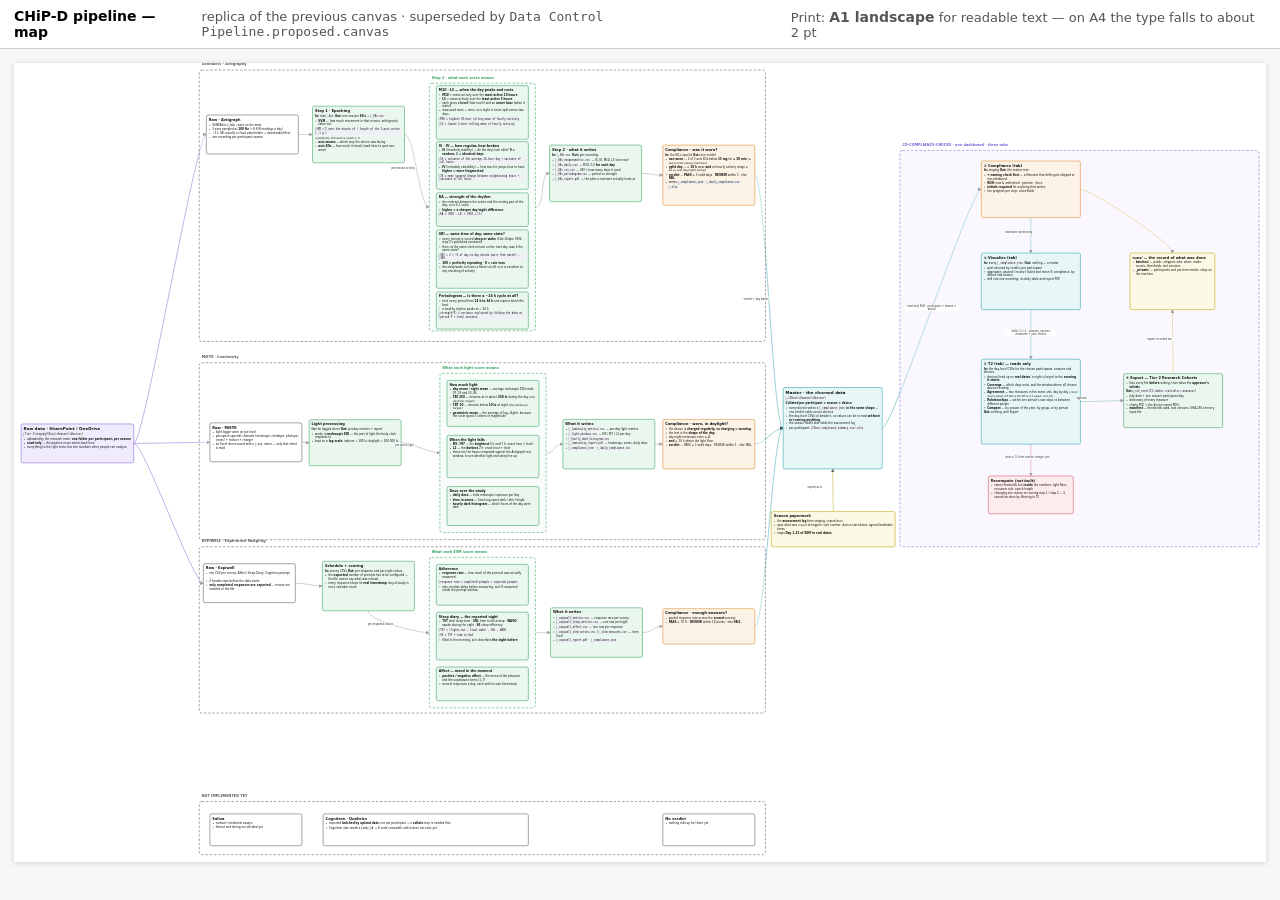
<file: docs/cd-pipeline-map.html>
<!doctype html>
<html lang="en"><head><meta charset="utf-8">
<title>CHiP-D pipeline — map</title>
<style>
  @page { size: A1 landscape; margin: 10mm; }
  body { margin: 0; background: #f6f7f9; font-family: "Segoe UI", system-ui, sans-serif; }
  .bar { position: sticky; top: 0; z-index: 5; display: flex; gap: 14px; align-items: center;
          padding: 8px 14px; background: #fff; border-bottom: 1px solid #ccc; font-size: 13px; }
  .bar b { font-size: 14px; }
  .bar span { color: #555; }
  #wrap { padding: 14px; }
  svg { width: 100%; height: auto; display: block; background: #fff;
         box-shadow: 0 1px 6px rgba(0,0,0,.15); }

  /* node + group typography — the only thing enlarged; geometry is untouched */
  .nbody { font-family: "Segoe UI", system-ui, sans-serif; font-size: 15.5px; line-height: 1.34;
            color: #111; padding: 12px 14px; height: 100%; overflow: hidden; }
  .nbody .h { font-weight: 700; margin: 0 0 5px; }
  .nbody .h1 { font-size: 23px; } .nbody .h2 { font-size: 20px; }
  .nbody .h3 { font-size: 18px; } .nbody .h4 { font-size: 16px; }
  .nbody p { margin: 0 0 5px; }
  .nbody ul { margin: 0 0 4px; padding-left: 19px; }
  .nbody li { margin: 2px 0; }
  .nbody code { font-family: "Cascadia Code", Consolas, monospace; font-size: 14px;
                 background: #eef0f4; border-left: 3px solid #99a; padding: 1px 5px;
                 display: inline-block; margin: 2px 0; }
  .glabel { font-size: 19px; font-weight: 700; letter-spacing: .3px; }
  .elabel { font-family: "Segoe UI", system-ui, sans-serif; font-size: 14px; color: #333;
             text-align: center; background: rgba(255,255,255,.92); border-radius: 5px;
             padding: 2px 6px; display: inline-block; }

  @media print {
    body { background: #fff; }
    .bar { display: none; }
    #wrap { padding: 0; }
    svg { box-shadow: none; }
  }
</style></head>
<body>
  <div class="bar">
    <b>CHiP-D pipeline — map</b>
    <span>replica of the previous canvas · superseded by <code>Data Control Pipeline.proposed.canvas</code></span>
    <span style="margin-left:auto">Print: <b>A1 landscape</b> for readable text — on A4 the type falls to about 2 pt</span>
  </div>
  <div id="wrap"><svg id="map" viewBox="0 0 7076 4514" xmlns="http://www.w3.org/2000/svg">
  <defs><marker id="arw" viewBox="0 0 10 10" refX="9" refY="5" markerWidth="7" markerHeight="7"
    orient="auto-start-reverse"><path d="M 0 0 L 10 5 L 0 10 z" fill="#555"/></marker></defs>
  <rect x="0" y="0" width="7076" height="4514" fill="#fff"/>
  <path d="M 677 2150 C 737 2150, 1027 404, 1087 404" fill="none" stroke="#7a5bd4" stroke-width="3" marker-end="url(#arw)" opacity=".85"/>
<path d="M 677 2150 C 737 2150, 1047 2144, 1107 2144" fill="none" stroke="#7a5bd4" stroke-width="3" marker-end="url(#arw)" opacity=".85"/>
<path d="M 677 2150 C 737 2150, 1010 2940, 1070 2940" fill="none" stroke="#7a5bd4" stroke-width="3" marker-end="url(#arw)" opacity=".85"/>
<path d="M 1607 404 C 1667 404, 1627 404, 1687 404" fill="none" stroke="#666" stroke-width="3" marker-end="url(#arw)" opacity=".85"/>
<path d="M 2207 404 C 2267 404, 2287 814, 2347 814" fill="none" stroke="#666" stroke-width="3" marker-end="url(#arw)" opacity=".85"/>
<path d="M 2947 814 C 3007 814, 2967 624, 3027 624" fill="none" stroke="#666" stroke-width="3" marker-end="url(#arw)" opacity=".85"/>
<path d="M 3547 624 C 3607 624, 3607 634, 3667 634" fill="none" stroke="#666" stroke-width="3" marker-end="url(#arw)" opacity=".85"/>
<path d="M 4187 634 C 4247 634, 4287 2064, 4347 2064" fill="none" stroke="#1f9fa8" stroke-width="3" marker-end="url(#arw)" opacity=".85"/>
<path d="M 1627 2144 C 1687 2144, 1608 2146, 1668 2146" fill="none" stroke="#666" stroke-width="3" marker-end="url(#arw)" opacity=".85"/>
<path d="M 2188 2146 C 2248 2146, 2347 2204, 2407 2204" fill="none" stroke="#666" stroke-width="3" marker-end="url(#arw)" opacity=".85"/>
<path d="M 3007 2204 C 3067 2204, 3042 2154, 3102 2154" fill="none" stroke="#666" stroke-width="3" marker-end="url(#arw)" opacity=".85"/>
<path d="M 3622 2154 C 3682 2154, 3607 2154, 3667 2154" fill="none" stroke="#666" stroke-width="3" marker-end="url(#arw)" opacity=".85"/>
<path d="M 4187 2154 C 4247 2154, 4287 2064, 4347 2064" fill="none" stroke="#1f9fa8" stroke-width="3" marker-end="url(#arw)" opacity=".85"/>
<path d="M 1590 2940 C 1650 2940, 1683 2956, 1743 2956" fill="none" stroke="#666" stroke-width="3" marker-end="url(#arw)" opacity=".85"/>
<path d="M 2003 3096 C 2003 3156, 2287 3220, 2347 3220" fill="none" stroke="#666" stroke-width="3" marker-end="url(#arw)" opacity=".85"/>
<path d="M 2947 3220 C 3007 3220, 2972 3219, 3032 3219" fill="none" stroke="#666" stroke-width="3" marker-end="url(#arw)" opacity=".85"/>
<path d="M 3552 3219 C 3612 3219, 3607 3184, 3667 3184" fill="none" stroke="#666" stroke-width="3" marker-end="url(#arw)" opacity=".85"/>
<path d="M 4187 3184 C 4247 3184, 4287 2064, 4347 2064" fill="none" stroke="#1f9fa8" stroke-width="3" marker-end="url(#arw)" opacity=".85"/>
<path d="M 4630 2535 C 4630 2475, 4627 2354, 4627 2294" fill="none" stroke="#b8a800" stroke-width="3" marker-end="url(#arw)" opacity=".85"/>
<path d="M 4907 2064 C 4967 2064, 5407 714, 5467 714" fill="none" stroke="#1f9fa8" stroke-width="3" marker-end="url(#arw)" opacity=".85"/>
<path d="M 5747 1394 C 5747 1454, 5747 1614, 5747 1674" fill="none" stroke="#1f9fa8" stroke-width="3" marker-end="url(#arw)" opacity=".85"/>
<path d="M 6027 1914 C 6087 1914, 6211 1908, 6271 1908" fill="none" stroke="#2e9e5b" stroke-width="3" marker-end="url(#arw)" opacity=".85"/>
<path d="M 5747 2154 C 5747 2214, 5747 2274, 5747 2334" fill="none" stroke="#d1495b" stroke-width="3" marker-end="url(#arw)" opacity=".85"/>
<path d="M 6027 714 C 6087 714, 6547 1014, 6547 1074" fill="none" stroke="#b8a800" stroke-width="3" marker-end="url(#arw)" opacity=".85"/>
<path d="M 6551 1756 C 6551 1696, 6547 1454, 6547 1394" fill="none" stroke="#b8a800" stroke-width="3" marker-end="url(#arw)" opacity=".85"/>
<path d="M 5747 874 C 5747 934, 5747 1014, 5747 1074" fill="none" stroke="#1f9fa8" stroke-width="3" marker-end="url(#arw)" opacity=".85"/>
  <rect x="1047" y="40" width="3200" height="1534" rx="14" fill="#ffffff" fill-opacity=".35" stroke="#555" stroke-width="3" stroke-dasharray="14 10"/><foreignObject x="1061" y="-4" width="3172" height="44"><div xmlns="http://www.w3.org/1999/xhtml" class="glabel" style="color:#555">GeneActiv · Actigraphy</div></foreignObject>
<rect x="5007" y="494" width="2029" height="2240" rx="14" fill="#f1ecfd" fill-opacity=".35" stroke="#7a5bd4" stroke-width="3" stroke-dasharray="14 10"/><foreignObject x="5021" y="450" width="2001" height="44"><div xmlns="http://www.w3.org/1999/xhtml" class="glabel" style="color:#7a5bd4">CD-COMPLIANCE-CHECKS  ·  one dashboard  ·  three tabs</div></foreignObject>
<rect x="1047" y="1694" width="3200" height="1000" rx="14" fill="#ffffff" fill-opacity=".35" stroke="#555" stroke-width="3" stroke-dasharray="14 10"/><foreignObject x="1061" y="1650" width="3172" height="44"><div xmlns="http://www.w3.org/1999/xhtml" class="glabel" style="color:#555">MiEYE  ·  Luminosity</div></foreignObject>
<rect x="1047" y="2734" width="3200" height="940" rx="14" fill="#ffffff" fill-opacity=".35" stroke="#555" stroke-width="3" stroke-dasharray="14 10"/><foreignObject x="1061" y="2690" width="3172" height="44"><div xmlns="http://www.w3.org/1999/xhtml" class="glabel" style="color:#555">EXPIWELL  · Experience Sampling </div></foreignObject>
<rect x="1047" y="4174" width="3200" height="300" rx="14" fill="#ffffff" fill-opacity=".35" stroke="#555" stroke-width="3" stroke-dasharray="14 10"/><foreignObject x="1061" y="4130" width="3172" height="44"><div xmlns="http://www.w3.org/1999/xhtml" class="glabel" style="color:#555">NOT IMPLEMENTED YET</div></foreignObject>
<rect x="2347" y="114" width="600" height="1400" rx="14" fill="#eaf7ef" fill-opacity=".35" stroke="#2e9e5b" stroke-width="3" stroke-dasharray="14 10"/><foreignObject x="2361" y="70" width="572" height="44"><div xmlns="http://www.w3.org/1999/xhtml" class="glabel" style="color:#2e9e5b">Step 2 · what each score means</div></foreignObject>
<rect x="2407" y="1754" width="600" height="900" rx="14" fill="#eaf7ef" fill-opacity=".35" stroke="#2e9e5b" stroke-width="3" stroke-dasharray="14 10"/><foreignObject x="2421" y="1710" width="572" height="44"><div xmlns="http://www.w3.org/1999/xhtml" class="glabel" style="color:#2e9e5b">What each light score means</div></foreignObject>
<rect x="2347" y="2794" width="600" height="851" rx="14" fill="#eaf7ef" fill-opacity=".35" stroke="#2e9e5b" stroke-width="3" stroke-dasharray="14 10"/><foreignObject x="2361" y="2750" width="572" height="44"><div xmlns="http://www.w3.org/1999/xhtml" class="glabel" style="color:#2e9e5b">What each ESM score means</div></foreignObject>
<rect x="1107" y="2034" width="520" height="220" rx="10" fill="#ffffff" stroke="#555" stroke-width="3"/><foreignObject x="1107" y="2034" width="520" height="220"><div xmlns="http://www.w3.org/1999/xhtml" class="nbody"><div class="h h2">Raw · MiEYE</div>
<ul>
<li>light logger worn at eye level</li>
<li>per-epoch spectral channels (melanopic, rhodopic, photopic, cones) + motion + charger</li>
<li>an Excel sheet saved with a <code>.csv</code> name — only that sheet is read</li>
</ul></div></foreignObject>
<rect x="1687" y="244" width="520" height="320" rx="10" fill="#eaf7ef" stroke="#2e9e5b" stroke-width="3"/><foreignObject x="1687" y="244" width="520" height="320"><div xmlns="http://www.w3.org/1999/xhtml" class="nbody"><div class="h h2">Step 1 · Epoching</div>
<p><b>In:</b> raw <code>.bin</code>   <b>Out:</b> one row per <b>60 s</b> → <code>_60s.csv</code></p>
<ul>
<li><b>SVM</b> — how much movement in that minute, with gravity taken out</li>
</ul>
<p><code>SVM = Σ over the minute of | length of the 3-axis vector − 1 g |</code></p>
<p><i>a perfectly still device reads ≈ 0</i></p>
<ul>
<li><b>axis means</b> — which way the device was facing</li>
<li><b>axis SDs</b> — how much it shook (used later to spot non-wear)</li>
</ul></div></foreignObject>
<rect x="1087" y="294" width="520" height="220" rx="10" fill="#ffffff" stroke="#555" stroke-width="3"/><foreignObject x="1087" y="294" width="520" height="220"><div xmlns="http://www.w3.org/1999/xhtml" class="nbody"><div class="h h2">Raw · Actigraph</div>
<ul>
<li>GENEActiv <code>.bin</code>, worn on the wrist</li>
<li>3 axes sampled at <b>100 Hz</b> (~8.6 M readings a day)</li>
<li>~1.1 GB, usually a cloud placeholder → downloaded first</li>
<li>one recording per participant-season</li>
</ul></div></foreignObject>
<rect x="2387" y="128" width="520" height="303" rx="10" fill="#eaf7ef" stroke="#2e9e5b" stroke-width="3"/><foreignObject x="2387" y="128" width="520" height="303"><div xmlns="http://www.w3.org/1999/xhtml" class="nbody"><div class="h h3">M10 · L5 — when the day peaks and rests</div>
<ul>
<li><b>M10</b> = mean activity over the <b>most active 10 hours</b></li>
<li><b>L5</b> = mean activity over the <b>least active 5 hours</b></li>
<li>each gives a <b>level</b> (how much) and an <b>onset hour</b> (when it starts)</li>
<li>measured noon → noon, so a night is never split across two days</li>
</ul>
<p><code>M10 = highest 10-hour rolling mean of hourly activity</code></p>
<p><code>L5  = lowest 5-hour rolling mean of hourly activity</code></p></div></foreignObject>
<rect x="2387" y="444" width="520" height="270" rx="10" fill="#eaf7ef" stroke="#2e9e5b" stroke-width="3"/><foreignObject x="2387" y="444" width="520" height="270"><div xmlns="http://www.w3.org/1999/xhtml" class="nbody"><div class="h h3">IS · IV — how regular, how broken</div>
<ul>
<li><b>IS</b> (interdaily stability) — do the days look alike? <b>0 = random, 1 = identical days</b></li>
</ul>
<p><code>IS = variance of the average 24-hour day ÷ variance of all hours</code></p>
<ul>
<li><b>IV</b> (intradaily variability) — how much it jumps hour to hour; <b>higher = more fragmented</b></li>
</ul>
<p><code>IV = mean squared change between neighbouring hours ÷ variance of all hours</code></p></div></foreignObject>
<rect x="2387" y="734" width="520" height="190" rx="10" fill="#eaf7ef" stroke="#2e9e5b" stroke-width="3"/><foreignObject x="2387" y="734" width="520" height="190"><div xmlns="http://www.w3.org/1999/xhtml" class="nbody"><div class="h h3">RA — strength of the rhythm</div>
<ul>
<li>the contrast between the active and the resting part of the day, on a 0–1 scale</li>
<li><b>higher = a sharper day/night difference</b></li>
</ul>
<p><code>RA = (M10 − L5) ÷ (M10 + L5)</code></p></div></foreignObject>
<rect x="2387" y="1294" width="520" height="210" rx="10" fill="#eaf7ef" stroke="#2e9e5b" stroke-width="3"/><foreignObject x="2387" y="1294" width="520" height="210"><div xmlns="http://www.w3.org/1999/xhtml" class="nbody"><div class="h h3">Periodogram — is there a ~24 h cycle at all?</div>
<ul>
<li>tries every period from <b>14 h to 34 h</b> and reports which fits best</li>
<li>a healthy rhythm peaks at ≈ 24 h</li>
</ul>
<p><code>strength(P) = variance explained by folding the data at period P ÷ total variance</code></p></div></foreignObject>
<rect x="3027" y="464" width="520" height="320" rx="10" fill="#eaf7ef" stroke="#2e9e5b" stroke-width="3"/><foreignObject x="3027" y="464" width="520" height="320"><div xmlns="http://www.w3.org/1999/xhtml" class="nbody"><div class="h h2">Step 2 · what it writes</div>
<p><b>In:</b> <code>_60s.csv</code>   <b>Out:</b> per recording</p>
<ul>
<li><code>_60s_nonparametric.csv</code> — IS, IV, M10, L5 (one row)</li>
<li><code>_60s_daily.csv</code> — M10 / L5 <b>for each day</b></li>
<li><code>_60s_sri.csv</code> — SRI + how many days it used</li>
<li><code>_60s_periodogram.csv</code> — period vs strength</li>
<li><code>_60s_report.pdf</code> — the plots a reviewer actually looks at</li>
</ul></div></foreignObject>
<rect x="3667" y="464" width="520" height="340" rx="10" fill="#fdf2e6" stroke="#d98324" stroke-width="3"/><foreignObject x="3667" y="464" width="520" height="340"><div xmlns="http://www.w3.org/1999/xhtml" class="nbody"><div class="h h2">Compliance · was it worn?</div>
<p><b>In:</b> the 60-s epochs   <b>Out:</b> one verdict</p>
<ul>
<li><b>non-wear</b> — 2 of 3 axis SDs below <b>13 mg</b> for <b>≥ 30 min</b> <i>(a worn wrist always twitches)</i></li>
<li><b>valid day</b> — ≥ <b>10 h</b> wear <b>and</b> an hourly activity range ≥ 20 <i>(a real day/night swing)</i></li>
<li><b>verdict</b> — <b>PASS</b> ≥ 3 valid days · <b>REVIEW</b> within 1 · else <b>FAIL</b></li>
<li>writes <code>_compliance.json</code> · <code>_daily_compliance.csv</code> · <code>.xlsx</code></li>
</ul></div></foreignObject>
<rect x="2387" y="943" width="520" height="330" rx="10" fill="#eaf7ef" stroke="#2e9e5b" stroke-width="3"/><foreignObject x="2387" y="943" width="520" height="330"><div xmlns="http://www.w3.org/1999/xhtml" class="nbody"><div class="h h3">SRI — same time of day, same state?</div>
<ul>
<li>every minute is scored <b>sleep or wake</b> (Cole–Kripke 1992, step 2&#x27;s published constants)</li>
<li>then: at the same clock minute on the next day, was it the same state?</li>
</ul>
<p><code>SRI = 2 × (% of day-to-day minute pairs that match) − 100</code></p>
<ul>
<li><b>100 = perfectly repeating · 0 = coin toss</b></li>
<li>the sleep/wake call uses a fixed cut-off, so it is sensitive to any rescaling of activity</li>
</ul></div></foreignObject>
<rect x="3667" y="2014" width="520" height="280" rx="10" fill="#fdf2e6" stroke="#d98324" stroke-width="3"/><foreignObject x="3667" y="2014" width="520" height="280"><div xmlns="http://www.w3.org/1999/xhtml" class="nbody"><div class="h h2">Compliance · worn, in daylight?</div>
<ul>
<li>the device is <b>charged regularly, so charging ≠ wearing</b></li>
<li>the test is the <b>shape of the day</b>:</li>
<li>day:night melanopic ratio <b>≥ 2</b></li>
<li><b>and</b> ≥ 10 h above the light floor</li>
<li><b>verdict</b> — PASS ≥ 3 valid days · REVIEW within 1 · else FAIL</li>
</ul></div></foreignObject>
<rect x="4347" y="1834" width="560" height="460" rx="10" fill="#e7f6f7" stroke="#1f9fa8" stroke-width="3"/><foreignObject x="4347" y="1834" width="560" height="460"><div xmlns="http://www.w3.org/1999/xhtml" class="nbody"><div class="h h1">Master · the churned data</div>
<p><code>…\CDxxx\&lt;Season&gt;\&lt;Device&gt;\</code></p>
<p><b>Collated per participant × season × device</b></p>
<ul>
<li>every device writes a <code>_compliance.json</code> <b>in the same shape</b> → one verdict table across devices</li>
<li>the day-level CSVs sit beside it, so values can be re-read <b>without re-running anything</b></li>
<li>the season folder also holds the assessment log</li>
<li>per participant: <code>CDxxx_compliance_summary.csv/.xlsx</code></li>
</ul></div></foreignObject>
<rect x="1107" y="4244" width="520" height="180" rx="10" fill="#ffffff" stroke="#555" stroke-width="3"/><foreignObject x="1107" y="4244" width="520" height="180"><div xmlns="http://www.w3.org/1999/xhtml" class="nbody"><div class="h h2">Saliva</div>
<ul>
<li>cortisol / melatonin assays</li>
<li>format and timing not decided yet</li>
</ul></div></foreignObject>
<rect x="1747" y="4244" width="1160" height="180" rx="10" fill="#ffffff" stroke="#555" stroke-width="3"/><foreignObject x="1747" y="4244" width="1160" height="180"><div xmlns="http://www.w3.org/1999/xhtml" class="nbody"><div class="h h2">Cognitron · Qualtrics</div>
<ul>
<li>exported <b>batched by upload date</b>, not per participant → a <b>collate</b> step is needed first</li>
<li>Cognitron also needs a <code>user_id</code> ↔ E-code crosswalk, which does not exist yet</li>
</ul></div></foreignObject>
<rect x="3667" y="4244" width="520" height="180" rx="10" fill="#ffffff" stroke="#555" stroke-width="3"/><foreignObject x="3667" y="4244" width="520" height="180"><div xmlns="http://www.w3.org/1999/xhtml" class="nbody"><div class="h h2">No verdict</div>
<ul>
<li>nothing rolls up for these yet</li>
</ul></div></foreignObject>
<rect x="1668" y="2016" width="520" height="260" rx="10" fill="#eaf7ef" stroke="#2e9e5b" stroke-width="3"/><foreignObject x="1668" y="2016" width="520" height="260"><div xmlns="http://www.w3.org/1999/xhtml" class="nbody"><div class="h h2">Light processing</div>
<p><b>In:</b> the logged sheet   <b>Out:</b> per-day metrics + report</p>
<ul>
<li>works in <b>melanopic EDI</b> — the part of light the body clock responds to</li>
<li>kept on a <b>log scale</b>: indoors ≈ 100 lx, daylight ≈ 100 000 lx</li>
</ul></div></foreignObject>
<rect x="3102" y="2014" width="520" height="280" rx="10" fill="#eaf7ef" stroke="#2e9e5b" stroke-width="3"/><foreignObject x="3102" y="2014" width="520" height="280"><div xmlns="http://www.w3.org/1999/xhtml" class="nbody"><div class="h h2">What it writes</div>
<ul>
<li><code>_luminosity_metrics.csv</code> — per-day light metrics</li>
<li><code>_light_windows.csv</code> — M5 / M7 / L2 per day</li>
<li><code>_hourly_dark_histogram.csv</code></li>
<li><code>_luminosity_report.pdf</code> — heatmaps, zones, daily dose</li>
<li><code>_compliance.json</code> · <code>_daily_compliance.csv</code></li>
</ul></div></foreignObject>
<rect x="4280" y="2535" width="700" height="200" rx="10" fill="#fbf8e3" stroke="#b8a800" stroke-width="3"/><foreignObject x="4280" y="2535" width="700" height="200"><div xmlns="http://www.w3.org/1999/xhtml" class="nbody"><div class="h h2">Season paperwork</div>
<ul>
<li>the <b>assessment log</b> from staging, copied as-is</li>
<li>says what was <i>meant</i> to happen: visit number, device start dates, agreed bed/wake times</li>
<li>maps <b>Day 1–15 of ESM to real dates</b></li>
</ul></div></foreignObject>
<rect x="5467" y="1074" width="560" height="320" rx="10" fill="#e7f6f7" stroke="#1f9fa8" stroke-width="3"/><foreignObject x="5467" y="1074" width="560" height="320"><div xmlns="http://www.w3.org/1999/xhtml" class="nbody"><div class="h h2">② Visualise (tab)</div>
<p><b>In:</b> every <code>_compliance.json</code>   <b>Out:</b> nothing — a reader</p>
<ul>
<li>grid coloured by verdict, per participant</li>
<li>aggregate: passed / review / failed and mean % compliance, by device and season</li>
<li>drill into one recording: its daily table and report PDF</li>
</ul></div></foreignObject>
<rect x="5467" y="554" width="560" height="320" rx="10" fill="#fdf2e6" stroke="#d98324" stroke-width="3"/><foreignObject x="5467" y="554" width="560" height="320"><div xmlns="http://www.w3.org/1999/xhtml" class="nbody"><div class="h h2">① Compliance (tab)</div>
<p><b>In:</b> staging   <b>Out:</b> the master tree</p>
<ul>
<li><b>⚑ naming check first</b> — a filename that drifts gets skipped or mis-attributed</li>
<li><b>RUN</b>: new &amp; unfinished · preview · force</li>
<li><b>initials required</b> for anything that writes</li>
<li>live progress per step, cancellable</li>
</ul></div></foreignObject>
<rect x="5467" y="1674" width="560" height="480" rx="10" fill="#e7f6f7" stroke="#1f9fa8" stroke-width="3"/><foreignObject x="5467" y="1674" width="560" height="480"><div xmlns="http://www.w3.org/1999/xhtml" class="nbody"><div class="h h2">③ T2 (tab) — reads only</div>
<p><b>In:</b> the day-level CSVs for the chosen participants, seasons and devices</p>
<ul>
<li>devices lined up on <b>real dates</b>; a night is keyed to the <b>evening it starts</b></li>
<li><b>Coverage</b> — which days exist, and the window where all chosen devices overlap</li>
<li><b>Agreement</b> — two measures in the same unit, day by day <i>(clock hours wrap: 23:00 vs 01:00 is 2 h apart, not 22)</i></li>
<li><b>Relationships</b> — within one person&#x27;s own days vs between different people</li>
<li><b>Compare</b> — by season of the year, by group, or by person</li>
</ul>
<p><b>Out:</b> nothing until Export</p></div></foreignObject>
<rect x="5507" y="2334" width="480" height="214" rx="10" fill="#fdecee" stroke="#d1495b" stroke-width="3"/><foreignObject x="5507" y="2334" width="480" height="214"><div xmlns="http://www.w3.org/1999/xhtml" class="nbody"><div class="h h2">Recompute <i>(not built)</i></div>
<ul>
<li>some thresholds live <b>inside</b> the numbers: light floor, non-wear rule, epoch length</li>
<li>changing one means re-running step 1 / step 2 — it cannot be done by filtering in T2</li>
</ul></div></foreignObject>
<rect x="6307" y="1074" width="480" height="320" rx="10" fill="#fbf8e3" stroke="#b8a800" stroke-width="3"/><foreignObject x="6307" y="1074" width="480" height="320"><div xmlns="http://www.w3.org/1999/xhtml" class="nbody"><div class="h h2">runs/ — the record of what was done</div>
<ul>
<li><b>batches/</b> — public, stripped: who, when, mode, counts, thresholds, tool versions</li>
<li><b>_private/</b> — participants and per-item results, stays on the machine</li>
</ul></div></foreignObject>
<rect x="2447" y="2104" width="520" height="240" rx="10" fill="#eaf7ef" stroke="#2e9e5b" stroke-width="3"/><foreignObject x="2447" y="2104" width="520" height="240"><div xmlns="http://www.w3.org/1999/xhtml" class="nbody"><div class="h h3">When the light falls</div>
<ul>
<li><b>M5 / M7</b> — the <b>brightest</b> 5 h and 7 h: onset hour + level</li>
<li><b>L2</b> — the <b>darkest</b> 2 h: onset hour + level</li>
<li>these are the hours compared against the Actigraph rest window, to see whether light and sleep line up</li>
</ul></div></foreignObject>
<rect x="2447" y="2394" width="520" height="220" rx="10" fill="#eaf7ef" stroke="#2e9e5b" stroke-width="3"/><foreignObject x="2447" y="2394" width="520" height="220"><div xmlns="http://www.w3.org/1999/xhtml" class="nbody"><div class="h h3">Dose over the study</div>
<ul>
<li><b>daily dose</b> — total melanopic exposure per day</li>
<li><b>time in zones</b> — how long spent dark / dim / bright</li>
<li><b>hourly dark histogram</b> — which hours of the day were dark</li>
</ul></div></foreignObject>
<rect x="2447" y="1794" width="520" height="260" rx="10" fill="#eaf7ef" stroke="#2e9e5b" stroke-width="3"/><foreignObject x="2447" y="1794" width="520" height="260"><div xmlns="http://www.w3.org/1999/xhtml" class="nbody"><div class="h h3">How much light</div>
<ul>
<li><b>day mean / night mean</b> — average melanopic EDI inside 07–19 and 23–06</li>
<li><b>TAT 250</b> — minutes at or above <b>250 lx</b> during the day <i>(the daytime target)</i></li>
<li><b>TBT 10</b> — minutes below <b>10 lx</b> at night <i>(the darkness target)</i></li>
<li><b>geometric mean</b> — the average of log₁₀(light), because the scale spans 5 orders of magnitude</li>
</ul></div></foreignObject>
<rect x="2387" y="2834" width="520" height="230" rx="10" fill="#eaf7ef" stroke="#2e9e5b" stroke-width="3"/><foreignObject x="2387" y="2834" width="520" height="230"><div xmlns="http://www.w3.org/1999/xhtml" class="nbody"><div class="h h3">Adherence</div>
<ul>
<li><b>response rate</b> — how much of the protocol was actually answered</li>
</ul>
<p><code>response rate = completed prompts ÷ expected prompts</code></p>
<ul>
<li>also: median delay before answering, and % answered inside the prompt window</li>
</ul></div></foreignObject>
<rect x="2387" y="3104" width="520" height="270" rx="10" fill="#eaf7ef" stroke="#2e9e5b" stroke-width="3"/><foreignObject x="2387" y="3104" width="520" height="270"><div xmlns="http://www.w3.org/1999/xhtml" class="nbody"><div class="h h3">Sleep diary — the reported night</div>
<ul>
<li><b>TST</b> total sleep time · <b>SOL</b> time to fall asleep · <b>WASO</b> awake during the night · <b>SE</b> sleep efficiency</li>
</ul>
<p><code>TST = (lights out → final wake) − SOL − WASO</code></p>
<p><code>SE  = TST ÷ time in bed</code></p>
<ul>
<li>filled in the morning, so it describes <b>the night before</b></li>
</ul></div></foreignObject>
<rect x="2387" y="3414" width="520" height="190" rx="10" fill="#eaf7ef" stroke="#2e9e5b" stroke-width="3"/><foreignObject x="2387" y="3414" width="520" height="190"><div xmlns="http://www.w3.org/1999/xhtml" class="nbody"><div class="h h3">Affect — mood in the moment</div>
<ul>
<li><b>positive / negative affect</b> — the mean of the pleasant and the unpleasant items (1–7)</li>
<li>several responses a day, each with its own timestamp</li>
</ul></div></foreignObject>
<rect x="3667" y="3084" width="520" height="200" rx="10" fill="#fdf2e6" stroke="#d98324" stroke-width="3"/><foreignObject x="3667" y="3084" width="520" height="200"><div xmlns="http://www.w3.org/1999/xhtml" class="nbody"><div class="h h2">Compliance · enough answers?</div>
<ul>
<li>pooled response rate across the <b>scored</b> surveys</li>
<li><b>PASS</b> ≥ 70 % · <b>REVIEW</b> within 10 points · else <b>FAIL</b></li>
</ul></div></foreignObject>
<rect x="3032" y="3079" width="520" height="280" rx="10" fill="#eaf7ef" stroke="#2e9e5b" stroke-width="3"/><foreignObject x="3032" y="3079" width="520" height="280"><div xmlns="http://www.w3.org/1999/xhtml" class="nbody"><div class="h h2">What it writes</div>
<ul>
<li><code>_expiwell_metrics.csv</code> — response rate per survey</li>
<li><code>_expiwell_sleep_metrics.csv</code> — one row per night</li>
<li><code>_expiwell_affect.csv</code> — one row per response</li>
<li><code>_expiwell_item_series.csv</code> / <code>_item_measures.csv</code> — item level</li>
<li><code>_expiwell_report.pdf</code> · <code>_compliance.json</code></li>
</ul></div></foreignObject>
<rect x="1070" y="2830" width="520" height="220" rx="10" fill="#ffffff" stroke="#555" stroke-width="3"/><foreignObject x="1070" y="2830" width="520" height="220"><div xmlns="http://www.w3.org/1999/xhtml" class="nbody"><div class="h h2">Raw · Expiwell</div>
<ul>
<li>one CSV per survey: Affect, Sleep-Diary, Cognitron prompt, …</li>
<li>4 header rows before the data starts</li>
<li><b>only completed responses are exported</b> — misses are invisible in the file</li>
</ul></div></foreignObject>
<rect x="1743" y="2816" width="520" height="280" rx="10" fill="#eaf7ef" stroke="#2e9e5b" stroke-width="3"/><foreignObject x="1743" y="2816" width="520" height="280"><div xmlns="http://www.w3.org/1999/xhtml" class="nbody"><div class="h h2">Schedule + scoring</div>
<p><b>In:</b> survey CSVs   <b>Out:</b> per-response and per-night values</p>
<ul>
<li>the <b>expected</b> number of prompts has to be configured — the file cannot say what was missed</li>
<li>every response keeps its <b>real timestamp</b>: day-of-study is not a calendar count</li>
</ul></div></foreignObject>
<rect x="40" y="2040" width="637" height="220" rx="10" fill="#f1ecfd" stroke="#7a5bd4" stroke-width="3"/><foreignObject x="40" y="2040" width="637" height="220"><div xmlns="http://www.w3.org/1999/xhtml" class="nbody"><div class="h h1">Raw data · SharePoint / OneDrive</div>
<p><code>Tier 1\staging\CDxxx\&lt;Season&gt;\&lt;Device&gt;\</code></p>
<ul>
<li>uploaded by the research team: <b>one folder per participant, per season</b></li>
<li><b>read-only</b> — the pipeline never writes back here</li>
<li>everything to the right turns this into numbers other people can analyse</li>
</ul></div></foreignObject>
<rect x="6271" y="1756" width="560" height="305" rx="10" fill="#eaf7ef" stroke="#2e9e5b" stroke-width="3"/><foreignObject x="6271" y="1756" width="560" height="305"><div xmlns="http://www.w3.org/1999/xhtml" class="nbody"><div class="h h2">④ Export — Tier 2 Research Cohorts</div>
<ul>
<li>lists every file <b>before</b> writing, then takes the <b>approver&#x27;s initials</b></li>
</ul>
<p><b>Out:</b> <code>&lt;t2_root&gt;\T2-&lt;date&gt;-&lt;initials&gt;-&lt;seasons&gt;\</code></p>
<ul>
<li>tidy data + one row per participant-day</li>
<li>dictionary of every measure</li>
<li>charts PDF + the device report PDFs</li>
<li><b>manifest</b> — thresholds used, tool versions, SHA-256 of every input file</li>
</ul></div></foreignObject>
  <foreignObject x="2127" y="583" width="300" height="52"><div xmlns="http://www.w3.org/1999/xhtml" class="elabel">per-minute activity</div></foreignObject>
<foreignObject x="4117" y="1323" width="300" height="52"><div xmlns="http://www.w3.org/1999/xhtml" class="elabel">verdict + day tables</div></foreignObject>
<foreignObject x="2148" y="2149" width="300" height="52"><div xmlns="http://www.w3.org/1999/xhtml" class="elabel">per-epoch light</div></foreignObject>
<foreignObject x="1995" y="3162" width="300" height="52"><div xmlns="http://www.w3.org/1999/xhtml" class="elabel">per-response values</div></foreignObject>
<foreignObject x="4478" y="2388" width="300" height="52"><div xmlns="http://www.w3.org/1999/xhtml" class="elabel">copied as-is</div></foreignObject>
<foreignObject x="5037" y="1363" width="300" height="52"><div xmlns="http://www.w3.org/1999/xhtml" class="elabel">read-only RUN · participant × season × device </div></foreignObject>
<foreignObject x="5597" y="1508" width="300" height="52"><div xmlns="http://www.w3.org/1999/xhtml" class="elabel">SEND TO T2 · seasons, devices, measures + your checks</div></foreignObject>
<foreignObject x="5999" y="1885" width="300" height="52"><div xmlns="http://www.w3.org/1999/xhtml" class="elabel">approve</div></foreignObject>
<foreignObject x="5597" y="2218" width="300" height="52"><div xmlns="http://www.w3.org/1999/xhtml" class="elabel">what a T2 filter cannot change (yet)</div></foreignObject>
<foreignObject x="6399" y="1549" width="300" height="52"><div xmlns="http://www.w3.org/1999/xhtml" class="elabel">export recorded too</div></foreignObject>
<foreignObject x="5597" y="948" width="300" height="52"><div xmlns="http://www.w3.org/1999/xhtml" class="elabel">batchwise processing</div></foreignObject>
</svg></div>
</body></html>
</file>
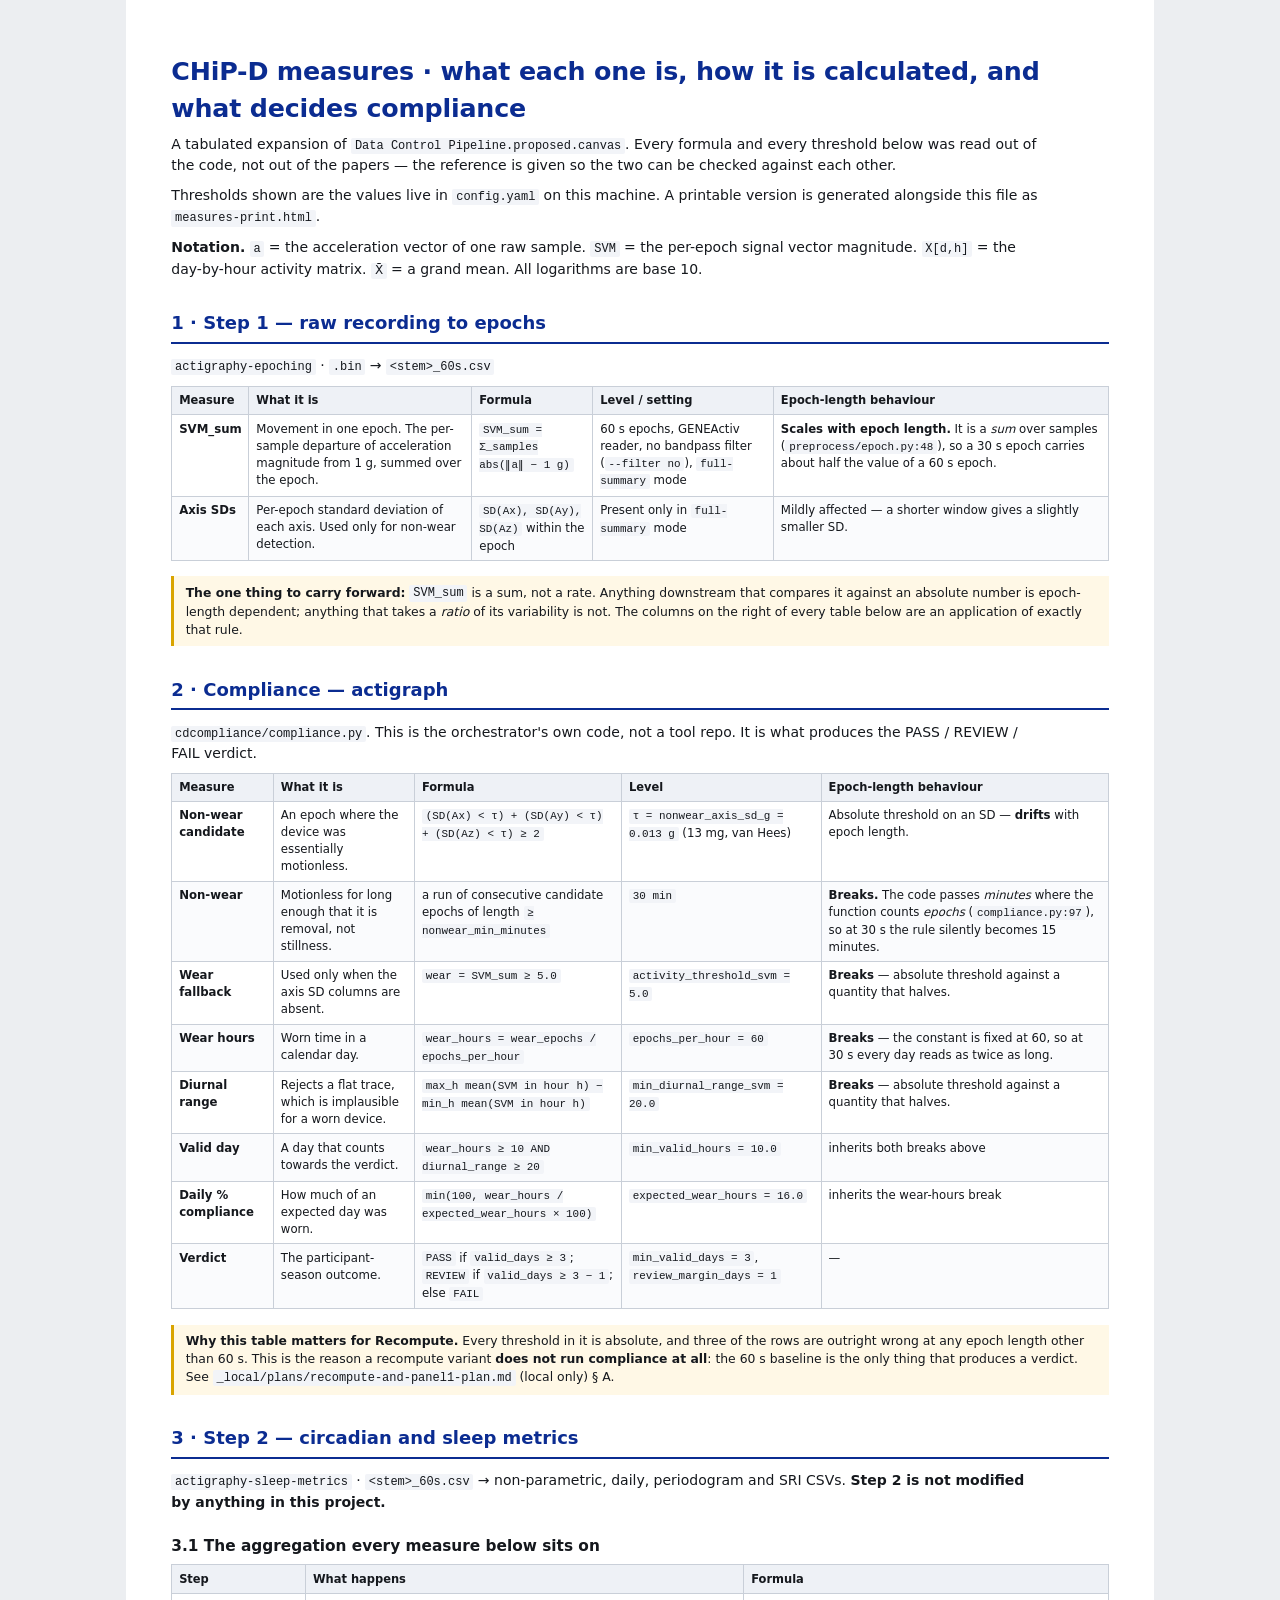
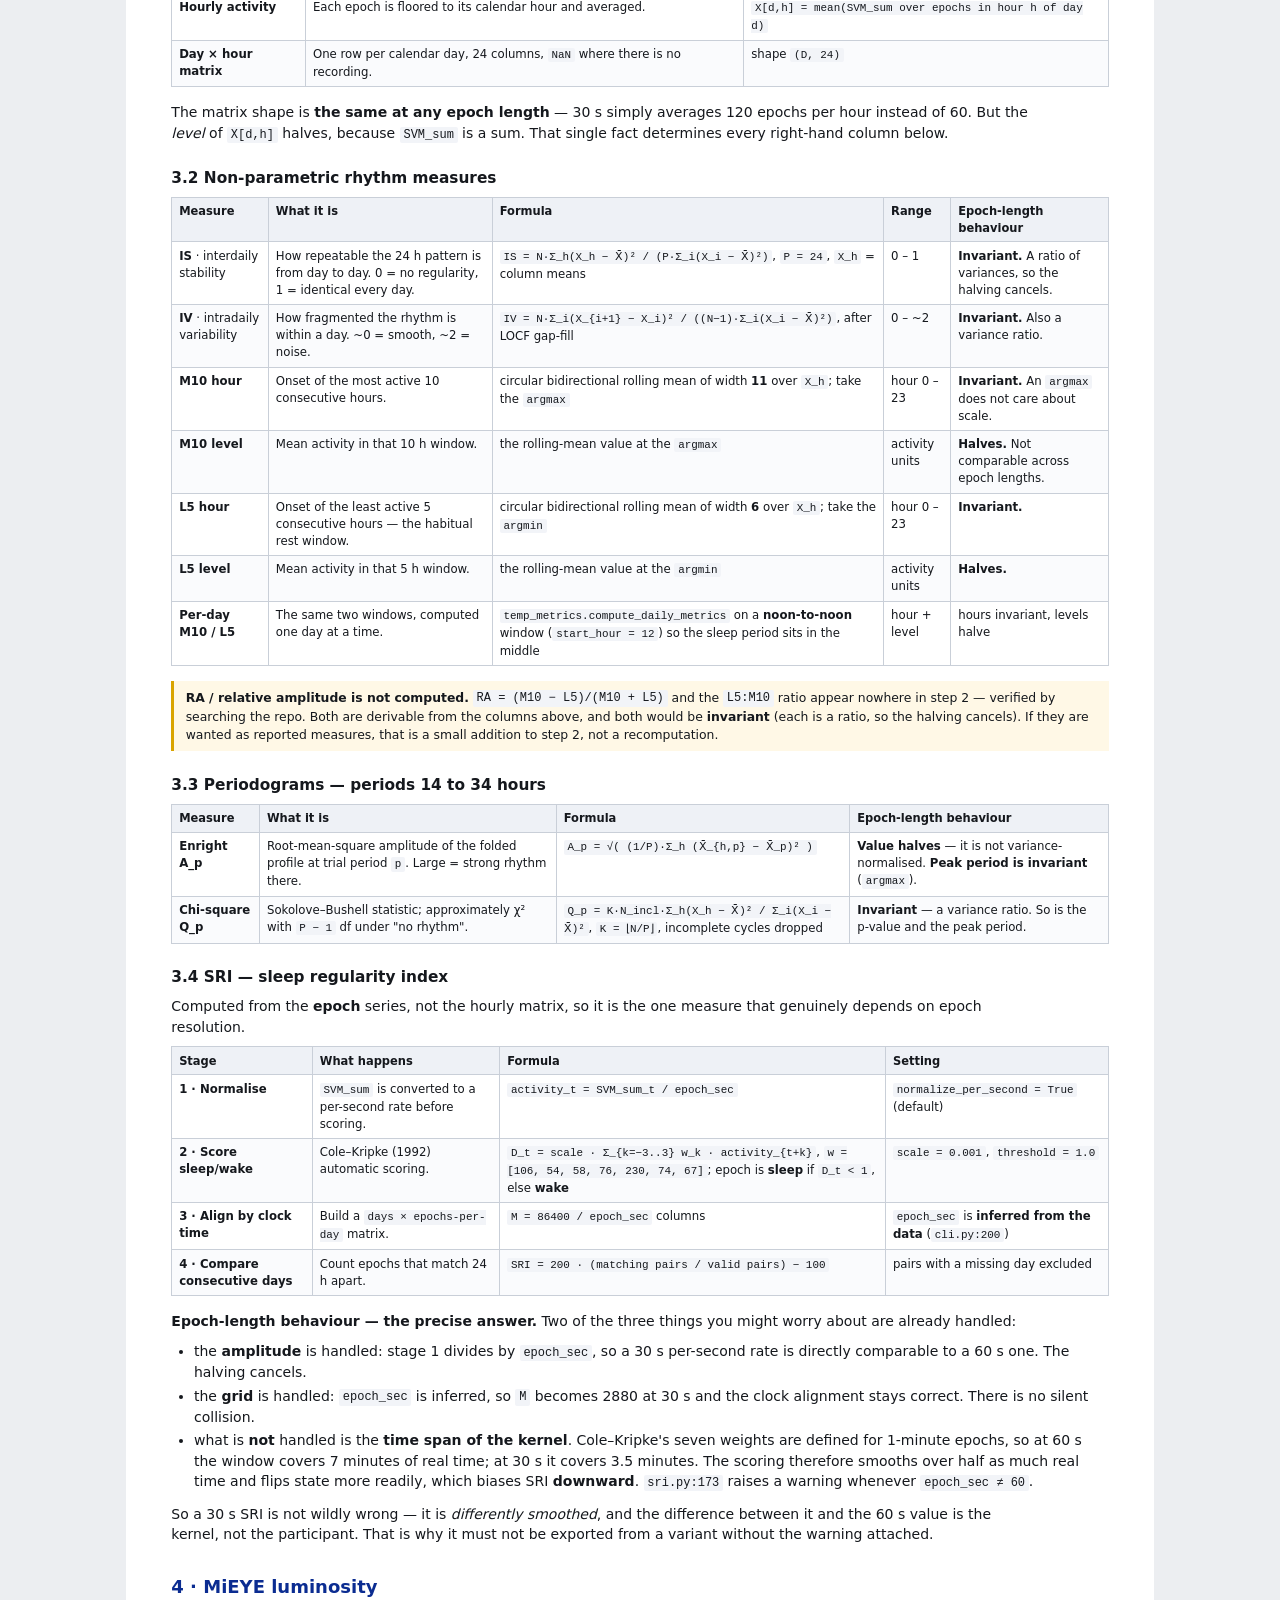
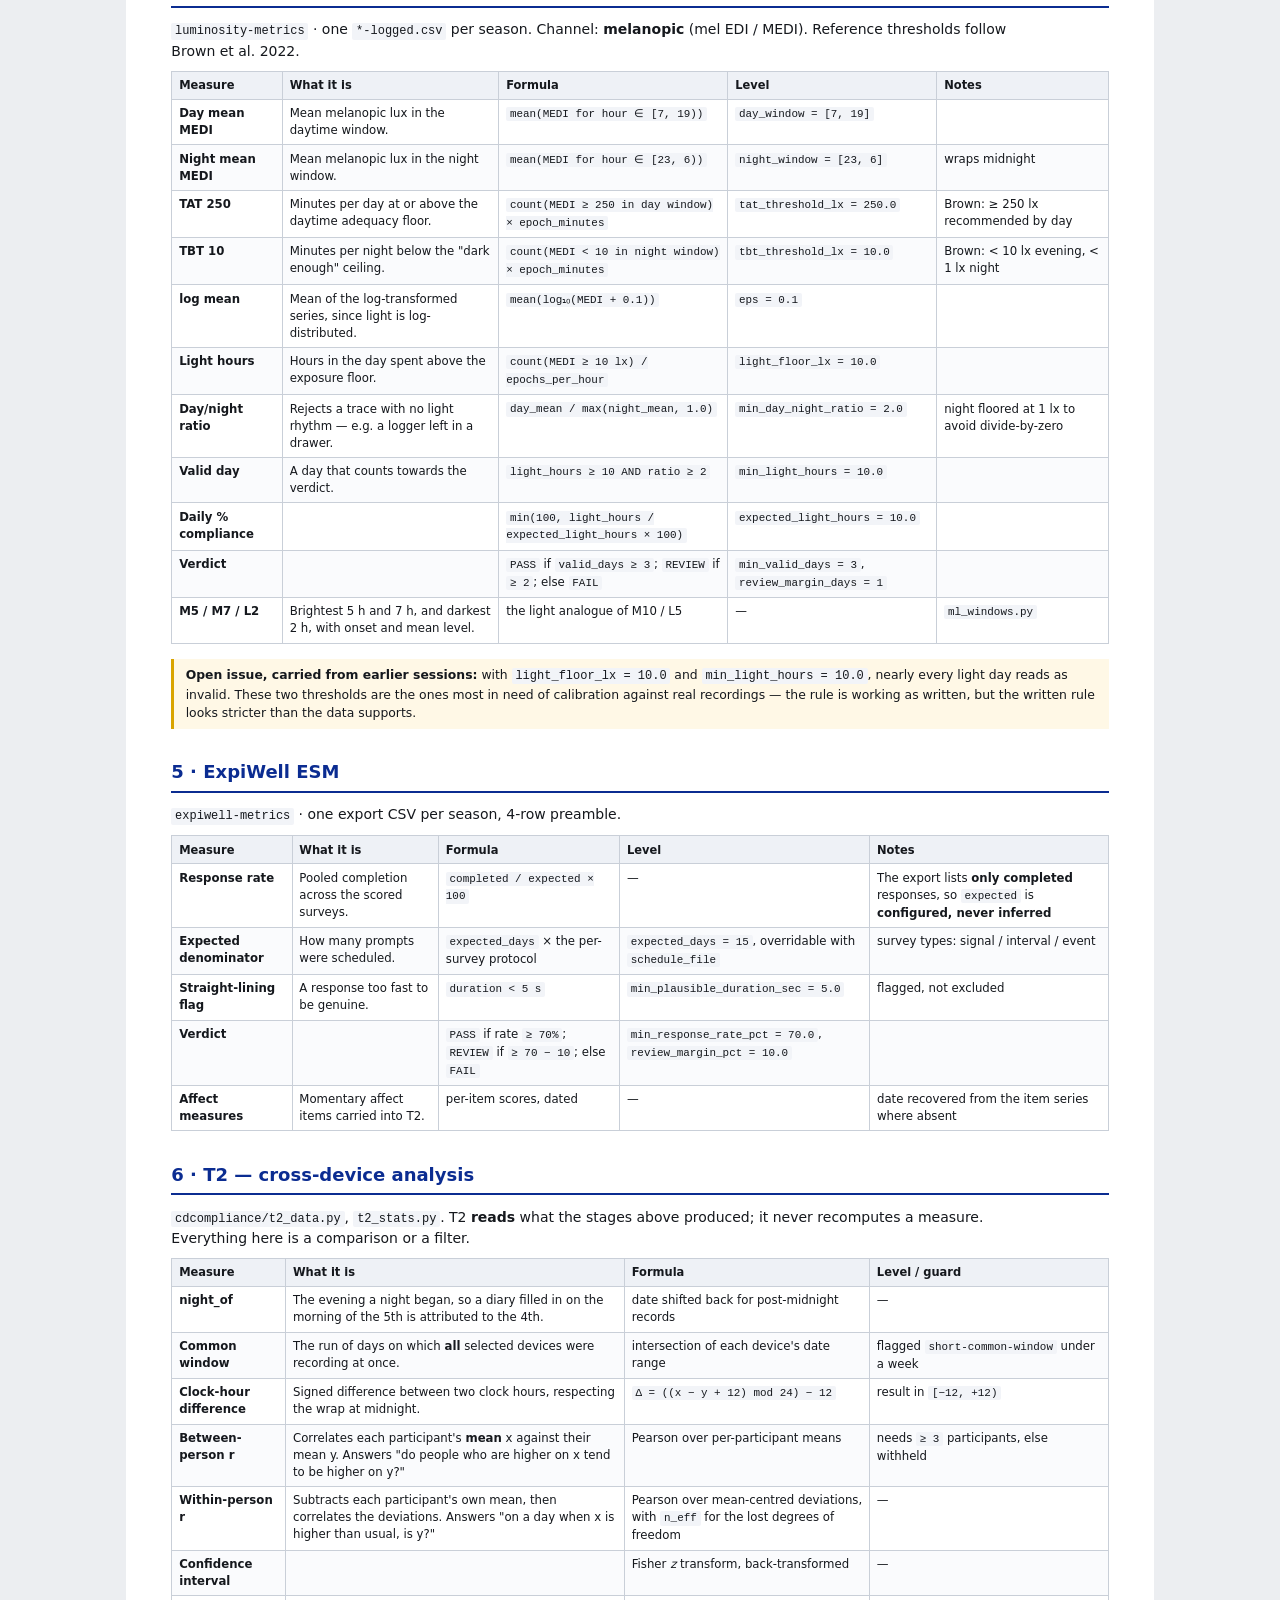
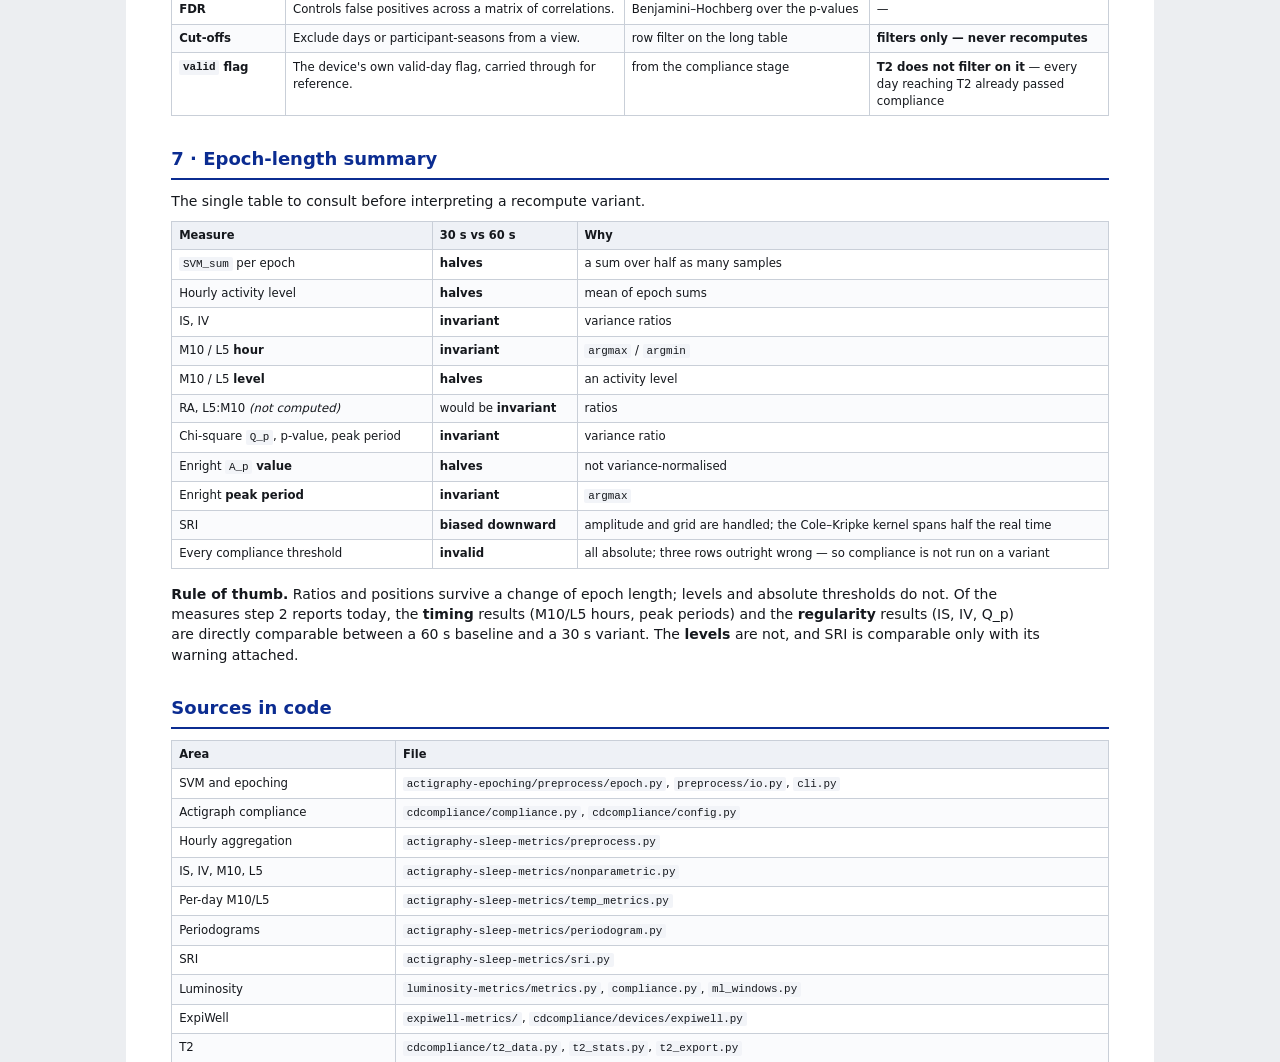
<file: docs/measures-print.html>
<!doctype html>
<html lang="en"><head><meta charset="utf-8">
<title>CHiP-D measures</title>
<style>
  @page { size: A4 landscape; margin: 11mm 10mm; }
  :root { --ink:#15181d; --mute:#5b6472; --line:#c9cfd8; --head:#eef1f6;
          --accent:#0B2C91; --noteBg:#fff8e6; --noteLine:#d9a400; }
  * { box-sizing: border-box; }
  body { margin:0; background:#eceef1; color:var(--ink);
         font:10.5pt/1.45 "Segoe UI", system-ui, sans-serif; }
  .sheet { max-width:272mm; margin:0 auto; background:#fff; padding:14mm 12mm; }
  h1 { font-size:19pt; margin:0 0 2mm; color:var(--accent); letter-spacing:-.2px; }
  h2 { font-size:13.5pt; margin:0 0 3mm; padding-bottom:1.5mm; color:var(--accent);
       border-bottom:2px solid var(--accent); }
  h2.sect { margin-top:8mm; }
  h3 { font-size:11.5pt; margin:6mm 0 2mm; }
  h4 { font-size:10.5pt; margin:4mm 0 1.5mm; color:var(--mute); }
  p  { margin:0 0 2.5mm; max-width:230mm; }
  ul { margin:0 0 3mm; padding-left:6mm; } li { margin:.8mm 0; }
  code { font-family:"Cascadia Code", Consolas, monospace; font-size:9pt;
         background:#f2f4f8; padding:.3mm 1mm; border-radius:2px; }
  table { width:100%; border-collapse:collapse; margin:0 0 4mm; font-size:8.8pt; }
  th, td { border:.4mm solid var(--line); padding:1.4mm 1.8mm; text-align:left;
           vertical-align:top; }
  th { background:var(--head); font-weight:600; font-size:8.6pt; }
  td code, th code { font-size:8.2pt; }
  tbody tr:nth-child(even) { background:#fafbfd; }
  .note { border-left:1mm solid var(--noteLine); background:var(--noteBg);
          padding:2mm 3mm; margin:0 0 4mm; font-size:9.3pt; }
  @media print {
    body { background:#fff; }
    .sheet { max-width:none; margin:0; padding:0; }
    h2.sect { break-before:page; }
    h2.first { break-before:auto; }
    table, .note { break-inside:avoid; }
    tr { break-inside:avoid; }
  }
</style></head>
<body><div class="sheet">
<h1>CHiP-D measures · what each one is, how it is calculated, and what decides compliance</h1>
<p>
A tabulated expansion of <code>Data Control Pipeline.proposed.canvas</code>.
Every formula and every threshold below was read out of the code, not out of the
papers — the reference is given so the two can be checked against each other.
</p>
<p>
Thresholds shown are the values live in <code>config.yaml</code> on this machine.
A printable version is generated alongside this file as <code>measures-print.html</code>.
</p>
<p>
<strong>Notation.</strong> <code>a</code> = the acceleration vector of one raw sample.
<code>SVM</code> = the per-epoch signal vector magnitude. <code>X[d,h]</code> = the day-by-hour
activity matrix. <code>X̄</code> = a grand mean. All logarithms are base 10.
</p>
<h2 class="sect first">1 · Step 1 — raw recording to epochs</h2>
<p>
<code>actigraphy-epoching</code> · <code>.bin</code> → <code>&lt;stem&gt;_60s.csv</code>
</p>
<table><thead><tr><th>Measure</th><th>What it is</th><th>Formula</th><th>Level / setting</th><th>Epoch-length behaviour</th></tr></thead><tbody>
<tr><td><strong>SVM_sum</strong></td><td>Movement in one epoch. The per-sample departure of acceleration magnitude from 1 g, summed over the epoch.</td><td><code>SVM_sum = Σ_samples abs(‖a‖ − 1 g)</code></td><td>60 s epochs, GENEActiv reader, no bandpass filter (<code>--filter no</code>), <code>full-summary</code> mode</td><td><strong>Scales with epoch length.</strong> It is a <em>sum</em> over samples (<code>preprocess/epoch.py:48</code>), so a 30 s epoch carries about half the value of a 60 s epoch.</td></tr>
<tr><td><strong>Axis SDs</strong></td><td>Per-epoch standard deviation of each axis. Used only for non-wear detection.</td><td><code>SD(Ax), SD(Ay), SD(Az)</code> within the epoch</td><td>Present only in <code>full-summary</code> mode</td><td>Mildly affected — a shorter window gives a slightly smaller SD.</td></tr>
</tbody></table>
<div class="note"><strong>The one thing to carry forward:</strong> <code>SVM_sum</code> is a sum, not a rate. Anything downstream that compares it against an absolute number is epoch-length dependent; anything that takes a <em>ratio</em> of its variability is not. The columns on the right of every table below are an application of exactly that rule.</div>
<h2 class="sect">2 · Compliance — actigraph</h2>
<p>
<code>cdcompliance/compliance.py</code>. This is the orchestrator&#x27;s own code, not a tool
repo. It is what produces the PASS / REVIEW / FAIL verdict.
</p>
<table><thead><tr><th>Measure</th><th>What it is</th><th>Formula</th><th>Level</th><th>Epoch-length behaviour</th></tr></thead><tbody>
<tr><td><strong>Non-wear candidate</strong></td><td>An epoch where the device was essentially motionless.</td><td><code>(SD(Ax) &lt; τ) + (SD(Ay) &lt; τ) + (SD(Az) &lt; τ) ≥ 2</code></td><td><code>τ = nonwear_axis_sd_g = 0.013 g</code> (13 mg, van Hees)</td><td>Absolute threshold on an SD — <strong>drifts</strong> with epoch length.</td></tr>
<tr><td><strong>Non-wear</strong></td><td>Motionless for long enough that it is removal, not stillness.</td><td>a run of consecutive candidate epochs of length <code>≥ nonwear_min_minutes</code></td><td><code>30 min</code></td><td><strong>Breaks.</strong> The code passes <em>minutes</em> where the function counts <em>epochs</em> (<code>compliance.py:97</code>), so at 30 s the rule silently becomes 15 minutes.</td></tr>
<tr><td><strong>Wear fallback</strong></td><td>Used only when the axis SD columns are absent.</td><td><code>wear = SVM_sum ≥ 5.0</code></td><td><code>activity_threshold_svm = 5.0</code></td><td><strong>Breaks</strong> — absolute threshold against a quantity that halves.</td></tr>
<tr><td><strong>Wear hours</strong></td><td>Worn time in a calendar day.</td><td><code>wear_hours = wear_epochs / epochs_per_hour</code></td><td><code>epochs_per_hour = 60</code></td><td><strong>Breaks</strong> — the constant is fixed at 60, so at 30 s every day reads as twice as long.</td></tr>
<tr><td><strong>Diurnal range</strong></td><td>Rejects a flat trace, which is implausible for a worn device.</td><td><code>max_h mean(SVM in hour h) − min_h mean(SVM in hour h)</code></td><td><code>min_diurnal_range_svm = 20.0</code></td><td><strong>Breaks</strong> — absolute threshold against a quantity that halves.</td></tr>
<tr><td><strong>Valid day</strong></td><td>A day that counts towards the verdict.</td><td><code>wear_hours ≥ 10 AND diurnal_range ≥ 20</code></td><td><code>min_valid_hours = 10.0</code></td><td>inherits both breaks above</td></tr>
<tr><td><strong>Daily % compliance</strong></td><td>How much of an expected day was worn.</td><td><code>min(100, wear_hours / expected_wear_hours × 100)</code></td><td><code>expected_wear_hours = 16.0</code></td><td>inherits the wear-hours break</td></tr>
<tr><td><strong>Verdict</strong></td><td>The participant-season outcome.</td><td><code>PASS</code> if <code>valid_days ≥ 3</code>; <code>REVIEW</code> if <code>valid_days ≥ 3 − 1</code>; else <code>FAIL</code></td><td><code>min_valid_days = 3</code>, <code>review_margin_days = 1</code></td><td>—</td></tr>
</tbody></table>
<div class="note"><strong>Why this table matters for Recompute.</strong> Every threshold in it is absolute, and three of the rows are outright wrong at any epoch length other than 60 s. This is the reason a recompute variant <strong>does not run compliance at all</strong>: the 60 s baseline is the only thing that produces a verdict. See <code>_local/plans/recompute-and-panel1-plan.md</code> (local only) § A.</div>
<h2 class="sect">3 · Step 2 — circadian and sleep metrics</h2>
<p>
<code>actigraphy-sleep-metrics</code> · <code>&lt;stem&gt;_60s.csv</code> → non-parametric, daily,
periodogram and SRI CSVs. <strong>Step 2 is not modified by anything in this project.</strong>
</p>
<h3>3.1 The aggregation every measure below sits on</h3>
<table><thead><tr><th>Step</th><th>What happens</th><th>Formula</th></tr></thead><tbody>
<tr><td><strong>Hourly activity</strong></td><td>Each epoch is floored to its calendar hour and averaged.</td><td><code>X[d,h] = mean(SVM_sum over epochs in hour h of day d)</code></td></tr>
<tr><td><strong>Day × hour matrix</strong></td><td>One row per calendar day, 24 columns, <code>NaN</code> where there is no recording.</td><td>shape <code>(D, 24)</code></td></tr>
</tbody></table>
<p>
The matrix shape is <strong>the same at any epoch length</strong> — 30 s simply averages 120
epochs per hour instead of 60. But the <em>level</em> of <code>X[d,h]</code> halves, because
<code>SVM_sum</code> is a sum. That single fact determines every right-hand column below.
</p>
<h3>3.2 Non-parametric rhythm measures</h3>
<table><thead><tr><th>Measure</th><th>What it is</th><th>Formula</th><th>Range</th><th>Epoch-length behaviour</th></tr></thead><tbody>
<tr><td><strong>IS</strong> · interdaily stability</td><td>How repeatable the 24 h pattern is from day to day. 0 = no regularity, 1 = identical every day.</td><td><code>IS = N·Σ_h(X_h − X̄)² / (P·Σ_i(X_i − X̄)²)</code>, <code>P = 24</code>, <code>X_h</code> = column means</td><td>0 – 1</td><td><strong>Invariant.</strong> A ratio of variances, so the halving cancels.</td></tr>
<tr><td><strong>IV</strong> · intradaily variability</td><td>How fragmented the rhythm is within a day. ~0 = smooth, ~2 = noise.</td><td><code>IV = N·Σ_i(X_{i+1} − X_i)² / ((N−1)·Σ_i(X_i − X̄)²)</code>, after LOCF gap-fill</td><td>0 – ~2</td><td><strong>Invariant.</strong> Also a variance ratio.</td></tr>
<tr><td><strong>M10 hour</strong></td><td>Onset of the most active 10 consecutive hours.</td><td>circular bidirectional rolling mean of width <strong>11</strong> over <code>X_h</code>; take the <code>argmax</code></td><td>hour 0 – 23</td><td><strong>Invariant.</strong> An <code>argmax</code> does not care about scale.</td></tr>
<tr><td><strong>M10 level</strong></td><td>Mean activity in that 10 h window.</td><td>the rolling-mean value at the <code>argmax</code></td><td>activity units</td><td><strong>Halves.</strong> Not comparable across epoch lengths.</td></tr>
<tr><td><strong>L5 hour</strong></td><td>Onset of the least active 5 consecutive hours — the habitual rest window.</td><td>circular bidirectional rolling mean of width <strong>6</strong> over <code>X_h</code>; take the <code>argmin</code></td><td>hour 0 – 23</td><td><strong>Invariant.</strong></td></tr>
<tr><td><strong>L5 level</strong></td><td>Mean activity in that 5 h window.</td><td>the rolling-mean value at the <code>argmin</code></td><td>activity units</td><td><strong>Halves.</strong></td></tr>
<tr><td><strong>Per-day M10 / L5</strong></td><td>The same two windows, computed one day at a time.</td><td><code>temp_metrics.compute_daily_metrics</code> on a <strong>noon-to-noon</strong> window (<code>start_hour = 12</code>) so the sleep period sits in the middle</td><td>hour + level</td><td>hours invariant, levels halve</td></tr>
</tbody></table>
<div class="note"><strong>RA / relative amplitude is not computed.</strong> <code>RA = (M10 − L5)/(M10 + L5)</code> and the <code>L5:M10</code> ratio appear nowhere in step 2 — verified by searching the repo. Both are derivable from the columns above, and both would be <strong>invariant</strong> (each is a ratio, so the halving cancels). If they are wanted as reported measures, that is a small addition to step 2, not a recomputation.</div>
<h3>3.3 Periodograms — periods 14 to 34 hours</h3>
<table><thead><tr><th>Measure</th><th>What it is</th><th>Formula</th><th>Epoch-length behaviour</th></tr></thead><tbody>
<tr><td><strong>Enright A_p</strong></td><td>Root-mean-square amplitude of the folded profile at trial period <code>p</code>. Large = strong rhythm there.</td><td><code>A_p = √( (1/P)·Σ_h (X̄_{h,p} − X̄_p)² )</code></td><td><strong>Value halves</strong> — it is not variance-normalised. <strong>Peak period is invariant</strong> (<code>argmax</code>).</td></tr>
<tr><td><strong>Chi-square Q_p</strong></td><td>Sokolove–Bushell statistic; approximately χ² with <code>P − 1</code> df under &quot;no rhythm&quot;.</td><td><code>Q_p = K·N_incl·Σ_h(X_h − X̄)² / Σ_i(X_i − X̄)²</code>, <code>K = ⌊N/P⌋</code>, incomplete cycles dropped</td><td><strong>Invariant</strong> — a variance ratio. So is the p-value and the peak period.</td></tr>
</tbody></table>
<h3>3.4 SRI — sleep regularity index</h3>
<p>
Computed from the <strong>epoch</strong> series, not the hourly matrix, so it is the one
measure that genuinely depends on epoch resolution.
</p>
<table><thead><tr><th>Stage</th><th>What happens</th><th>Formula</th><th>Setting</th></tr></thead><tbody>
<tr><td><strong>1 · Normalise</strong></td><td><code>SVM_sum</code> is converted to a per-second rate before scoring.</td><td><code>activity_t = SVM_sum_t / epoch_sec</code></td><td><code>normalize_per_second = True</code> (default)</td></tr>
<tr><td><strong>2 · Score sleep/wake</strong></td><td>Cole–Kripke (1992) automatic scoring.</td><td><code>D_t = scale · Σ_{k=−3..3} w_k · activity_{t+k}</code>, <code>w = [106, 54, 58, 76, 230, 74, 67]</code>; epoch is <strong>sleep</strong> if <code>D_t &lt; 1</code>, else <strong>wake</strong></td><td><code>scale = 0.001</code>, <code>threshold = 1.0</code></td></tr>
<tr><td><strong>3 · Align by clock time</strong></td><td>Build a <code>days × epochs-per-day</code> matrix.</td><td><code>M = 86400 / epoch_sec</code> columns</td><td><code>epoch_sec</code> is <strong>inferred from the data</strong> (<code>cli.py:200</code>)</td></tr>
<tr><td><strong>4 · Compare consecutive days</strong></td><td>Count epochs that match 24 h apart.</td><td><code>SRI = 200 · (matching pairs / valid pairs) − 100</code></td><td>pairs with a missing day excluded</td></tr>
</tbody></table>
<p>
<strong>Epoch-length behaviour — the precise answer.</strong> Two of the three things you
might worry about are already handled:
</p>
<ul>
<li>the <strong>amplitude</strong> is handled: stage 1 divides by <code>epoch_sec</code>, so a 30 s per-second rate is directly comparable to a 60 s one. The halving cancels.</li>
<li>the <strong>grid</strong> is handled: <code>epoch_sec</code> is inferred, so <code>M</code> becomes 2880 at 30 s and the clock alignment stays correct. There is no silent collision.</li>
<li>what is <strong>not</strong> handled is the <strong>time span of the kernel</strong>. Cole–Kripke&#x27;s seven weights are defined for 1-minute epochs, so at 60 s the window covers 7 minutes of real time; at 30 s it covers 3.5 minutes. The scoring therefore smooths over half as much real time and flips state more readily, which biases SRI <strong>downward</strong>. <code>sri.py:173</code> raises a warning whenever <code>epoch_sec ≠ 60</code>.</li>
</ul>
<p>
So a 30 s SRI is not wildly wrong — it is <em>differently smoothed</em>, and the
difference between it and the 60 s value is the kernel, not the participant.
That is why it must not be exported from a variant without the warning
attached.
</p>
<h2 class="sect">4 · MiEYE luminosity</h2>
<p>
<code>luminosity-metrics</code> · one <code>*-logged.csv</code> per season. Channel: <strong>melanopic</strong>
(mel EDI / MEDI). Reference thresholds follow Brown et al. 2022.
</p>
<table><thead><tr><th>Measure</th><th>What it is</th><th>Formula</th><th>Level</th><th>Notes</th></tr></thead><tbody>
<tr><td><strong>Day mean MEDI</strong></td><td>Mean melanopic lux in the daytime window.</td><td><code>mean(MEDI for hour ∈ [7, 19))</code></td><td><code>day_window = [7, 19]</code></td><td></td></tr>
<tr><td><strong>Night mean MEDI</strong></td><td>Mean melanopic lux in the night window.</td><td><code>mean(MEDI for hour ∈ [23, 6))</code></td><td><code>night_window = [23, 6]</code></td><td>wraps midnight</td></tr>
<tr><td><strong>TAT 250</strong></td><td>Minutes per day at or above the daytime adequacy floor.</td><td><code>count(MEDI ≥ 250 in day window) × epoch_minutes</code></td><td><code>tat_threshold_lx = 250.0</code></td><td>Brown: ≥ 250 lx recommended by day</td></tr>
<tr><td><strong>TBT 10</strong></td><td>Minutes per night below the &quot;dark enough&quot; ceiling.</td><td><code>count(MEDI &lt; 10 in night window) × epoch_minutes</code></td><td><code>tbt_threshold_lx = 10.0</code></td><td>Brown: &lt; 10 lx evening, &lt; 1 lx night</td></tr>
<tr><td><strong>log mean</strong></td><td>Mean of the log-transformed series, since light is log-distributed.</td><td><code>mean(log₁₀(MEDI + 0.1))</code></td><td><code>eps = 0.1</code></td><td></td></tr>
<tr><td><strong>Light hours</strong></td><td>Hours in the day spent above the exposure floor.</td><td><code>count(MEDI ≥ 10 lx) / epochs_per_hour</code></td><td><code>light_floor_lx = 10.0</code></td><td></td></tr>
<tr><td><strong>Day/night ratio</strong></td><td>Rejects a trace with no light rhythm — e.g. a logger left in a drawer.</td><td><code>day_mean / max(night_mean, 1.0)</code></td><td><code>min_day_night_ratio = 2.0</code></td><td>night floored at 1 lx to avoid divide-by-zero</td></tr>
<tr><td><strong>Valid day</strong></td><td>A day that counts towards the verdict.</td><td><code>light_hours ≥ 10 AND ratio ≥ 2</code></td><td><code>min_light_hours = 10.0</code></td><td></td></tr>
<tr><td><strong>Daily % compliance</strong></td><td></td><td><code>min(100, light_hours / expected_light_hours × 100)</code></td><td><code>expected_light_hours = 10.0</code></td><td></td></tr>
<tr><td><strong>Verdict</strong></td><td></td><td><code>PASS</code> if <code>valid_days ≥ 3</code>; <code>REVIEW</code> if <code>≥ 2</code>; else <code>FAIL</code></td><td><code>min_valid_days = 3</code>, <code>review_margin_days = 1</code></td><td></td></tr>
<tr><td><strong>M5 / M7 / L2</strong></td><td>Brightest 5 h and 7 h, and darkest 2 h, with onset and mean level.</td><td>the light analogue of M10 / L5</td><td>—</td><td><code>ml_windows.py</code></td></tr>
</tbody></table>
<div class="note"><strong>Open issue, carried from earlier sessions:</strong> with <code>light_floor_lx = 10.0</code> and <code>min_light_hours = 10.0</code>, nearly every light day reads as invalid. These two thresholds are the ones most in need of calibration against real recordings — the rule is working as written, but the written rule looks stricter than the data supports.</div>
<h2 class="sect">5 · ExpiWell ESM</h2>
<p>
<code>expiwell-metrics</code> · one export CSV per season, 4-row preamble.
</p>
<table><thead><tr><th>Measure</th><th>What it is</th><th>Formula</th><th>Level</th><th>Notes</th></tr></thead><tbody>
<tr><td><strong>Response rate</strong></td><td>Pooled completion across the scored surveys.</td><td><code>completed / expected × 100</code></td><td>—</td><td>The export lists <strong>only completed</strong> responses, so <code>expected</code> is <strong>configured, never inferred</strong></td></tr>
<tr><td><strong>Expected denominator</strong></td><td>How many prompts were scheduled.</td><td><code>expected_days</code> × the per-survey protocol</td><td><code>expected_days = 15</code>, overridable with <code>schedule_file</code></td><td>survey types: signal / interval / event</td></tr>
<tr><td><strong>Straight-lining flag</strong></td><td>A response too fast to be genuine.</td><td><code>duration &lt; 5 s</code></td><td><code>min_plausible_duration_sec = 5.0</code></td><td>flagged, not excluded</td></tr>
<tr><td><strong>Verdict</strong></td><td></td><td><code>PASS</code> if rate <code>≥ 70%</code>; <code>REVIEW</code> if <code>≥ 70 − 10</code>; else <code>FAIL</code></td><td><code>min_response_rate_pct = 70.0</code>, <code>review_margin_pct = 10.0</code></td><td></td></tr>
<tr><td><strong>Affect measures</strong></td><td>Momentary affect items carried into T2.</td><td>per-item scores, dated</td><td>—</td><td>date recovered from the item series where absent</td></tr>
</tbody></table>
<h2 class="sect">6 · T2 — cross-device analysis</h2>
<p>
<code>cdcompliance/t2_data.py</code>, <code>t2_stats.py</code>. T2 <strong>reads</strong> what the stages above
produced; it never recomputes a measure. Everything here is a comparison or a
filter.
</p>
<table><thead><tr><th>Measure</th><th>What it is</th><th>Formula</th><th>Level / guard</th></tr></thead><tbody>
<tr><td><strong>night_of</strong></td><td>The evening a night began, so a diary filled in on the morning of the 5th is attributed to the 4th.</td><td>date shifted back for post-midnight records</td><td>—</td></tr>
<tr><td><strong>Common window</strong></td><td>The run of days on which <strong>all</strong> selected devices were recording at once.</td><td>intersection of each device&#x27;s date range</td><td>flagged <code>short-common-window</code> under a week</td></tr>
<tr><td><strong>Clock-hour difference</strong></td><td>Signed difference between two clock hours, respecting the wrap at midnight.</td><td><code>Δ = ((x − y + 12) mod 24) − 12</code></td><td>result in <code>[−12, +12)</code></td></tr>
<tr><td><strong>Between-person r</strong></td><td>Correlates each participant&#x27;s <strong>mean</strong> x against their mean y. Answers &quot;do people who are higher on x tend to be higher on y?&quot;</td><td>Pearson over per-participant means</td><td>needs <code>≥ 3</code> participants, else withheld</td></tr>
<tr><td><strong>Within-person r</strong></td><td>Subtracts each participant&#x27;s own mean, then correlates the deviations. Answers &quot;on a day when x is higher than usual, is y?&quot;</td><td>Pearson over mean-centred deviations, with <code>n_eff</code> for the lost degrees of freedom</td><td>—</td></tr>
<tr><td><strong>Confidence interval</strong></td><td></td><td>Fisher <em>z</em> transform, back-transformed</td><td>—</td></tr>
<tr><td><strong>FDR</strong></td><td>Controls false positives across a matrix of correlations.</td><td>Benjamini–Hochberg over the p-values</td><td>—</td></tr>
<tr><td><strong>Cut-offs</strong></td><td>Exclude days or participant-seasons from a view.</td><td>row filter on the long table</td><td><strong>filters only — never recomputes</strong></td></tr>
<tr><td><strong><code>valid</code> flag</strong></td><td>The device&#x27;s own valid-day flag, carried through for reference.</td><td>from the compliance stage</td><td><strong>T2 does not filter on it</strong> — every day reaching T2 already passed compliance</td></tr>
</tbody></table>
<h2 class="sect">7 · Epoch-length summary</h2>
<p>
The single table to consult before interpreting a recompute variant.
</p>
<table><thead><tr><th>Measure</th><th>30 s vs 60 s</th><th>Why</th></tr></thead><tbody>
<tr><td><code>SVM_sum</code> per epoch</td><td><strong>halves</strong></td><td>a sum over half as many samples</td></tr>
<tr><td>Hourly activity level</td><td><strong>halves</strong></td><td>mean of epoch sums</td></tr>
<tr><td>IS, IV</td><td><strong>invariant</strong></td><td>variance ratios</td></tr>
<tr><td>M10 / L5 <strong>hour</strong></td><td><strong>invariant</strong></td><td><code>argmax</code> / <code>argmin</code></td></tr>
<tr><td>M10 / L5 <strong>level</strong></td><td><strong>halves</strong></td><td>an activity level</td></tr>
<tr><td>RA, L5:M10 <em>(not computed)</em></td><td>would be <strong>invariant</strong></td><td>ratios</td></tr>
<tr><td>Chi-square <code>Q_p</code>, p-value, peak period</td><td><strong>invariant</strong></td><td>variance ratio</td></tr>
<tr><td>Enright <code>A_p</code> <strong>value</strong></td><td><strong>halves</strong></td><td>not variance-normalised</td></tr>
<tr><td>Enright <strong>peak period</strong></td><td><strong>invariant</strong></td><td><code>argmax</code></td></tr>
<tr><td>SRI</td><td><strong>biased downward</strong></td><td>amplitude and grid are handled; the Cole–Kripke kernel spans half the real time</td></tr>
<tr><td>Every compliance threshold</td><td><strong>invalid</strong></td><td>all absolute; three rows outright wrong — so compliance is not run on a variant</td></tr>
</tbody></table>
<p>
<strong>Rule of thumb.</strong> Ratios and positions survive a change of epoch length;
levels and absolute thresholds do not. Of the measures step 2 reports today,
the <strong>timing</strong> results (M10/L5 hours, peak periods) and the <strong>regularity</strong>
results (IS, IV, Q_p) are directly comparable between a 60 s baseline and a
30 s variant. The <strong>levels</strong> are not, and SRI is comparable only with its
warning attached.
</p>
<h2 class="sect">Sources in code</h2>
<table><thead><tr><th>Area</th><th>File</th></tr></thead><tbody>
<tr><td>SVM and epoching</td><td><code>actigraphy-epoching/preprocess/epoch.py</code>, <code>preprocess/io.py</code>, <code>cli.py</code></td></tr>
<tr><td>Actigraph compliance</td><td><code>cdcompliance/compliance.py</code>, <code>cdcompliance/config.py</code></td></tr>
<tr><td>Hourly aggregation</td><td><code>actigraphy-sleep-metrics/preprocess.py</code></td></tr>
<tr><td>IS, IV, M10, L5</td><td><code>actigraphy-sleep-metrics/nonparametric.py</code></td></tr>
<tr><td>Per-day M10/L5</td><td><code>actigraphy-sleep-metrics/temp_metrics.py</code></td></tr>
<tr><td>Periodograms</td><td><code>actigraphy-sleep-metrics/periodogram.py</code></td></tr>
<tr><td>SRI</td><td><code>actigraphy-sleep-metrics/sri.py</code></td></tr>
<tr><td>Luminosity</td><td><code>luminosity-metrics/metrics.py</code>, <code>compliance.py</code>, <code>ml_windows.py</code></td></tr>
<tr><td>ExpiWell</td><td><code>expiwell-metrics/</code>, <code>cdcompliance/devices/expiwell.py</code></td></tr>
<tr><td>T2</td><td><code>cdcompliance/t2_data.py</code>, <code>t2_stats.py</code>, <code>t2_export.py</code></td></tr>
</tbody></table>
</div></body></html>
</file>
